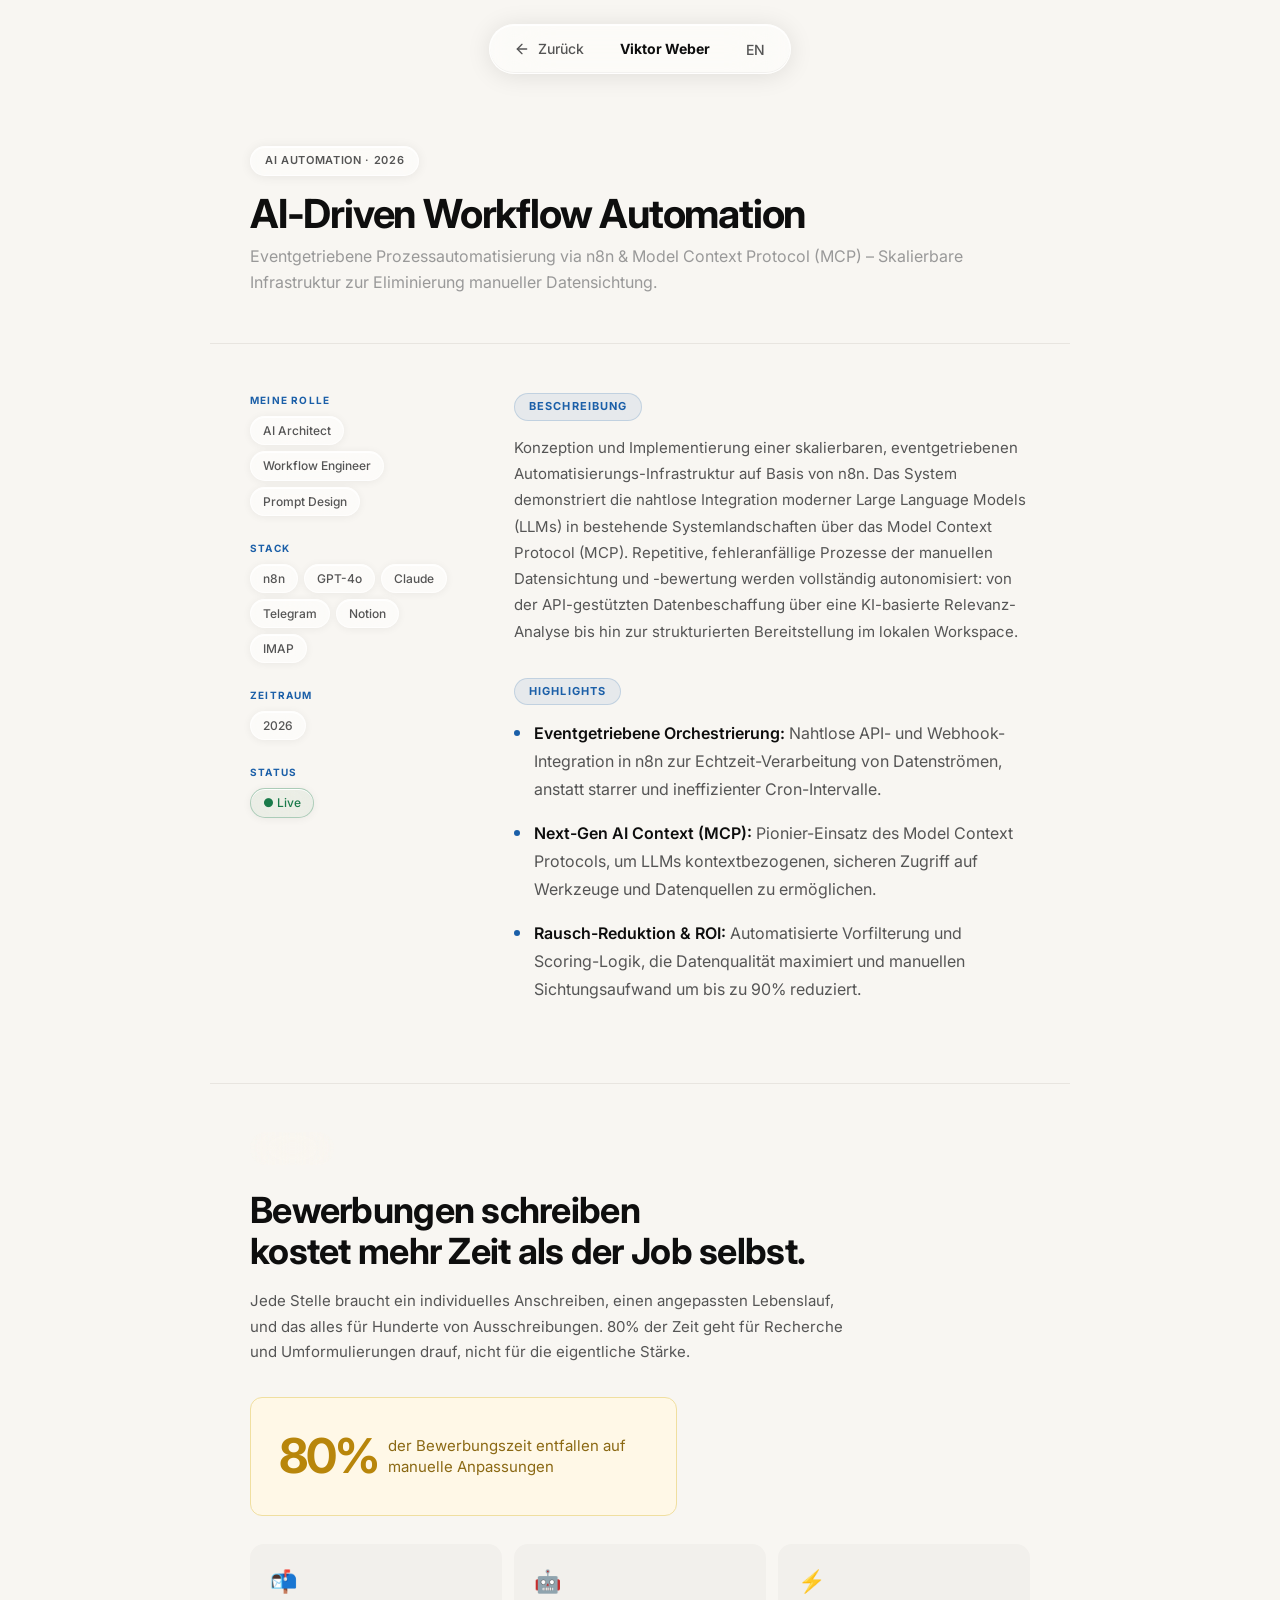
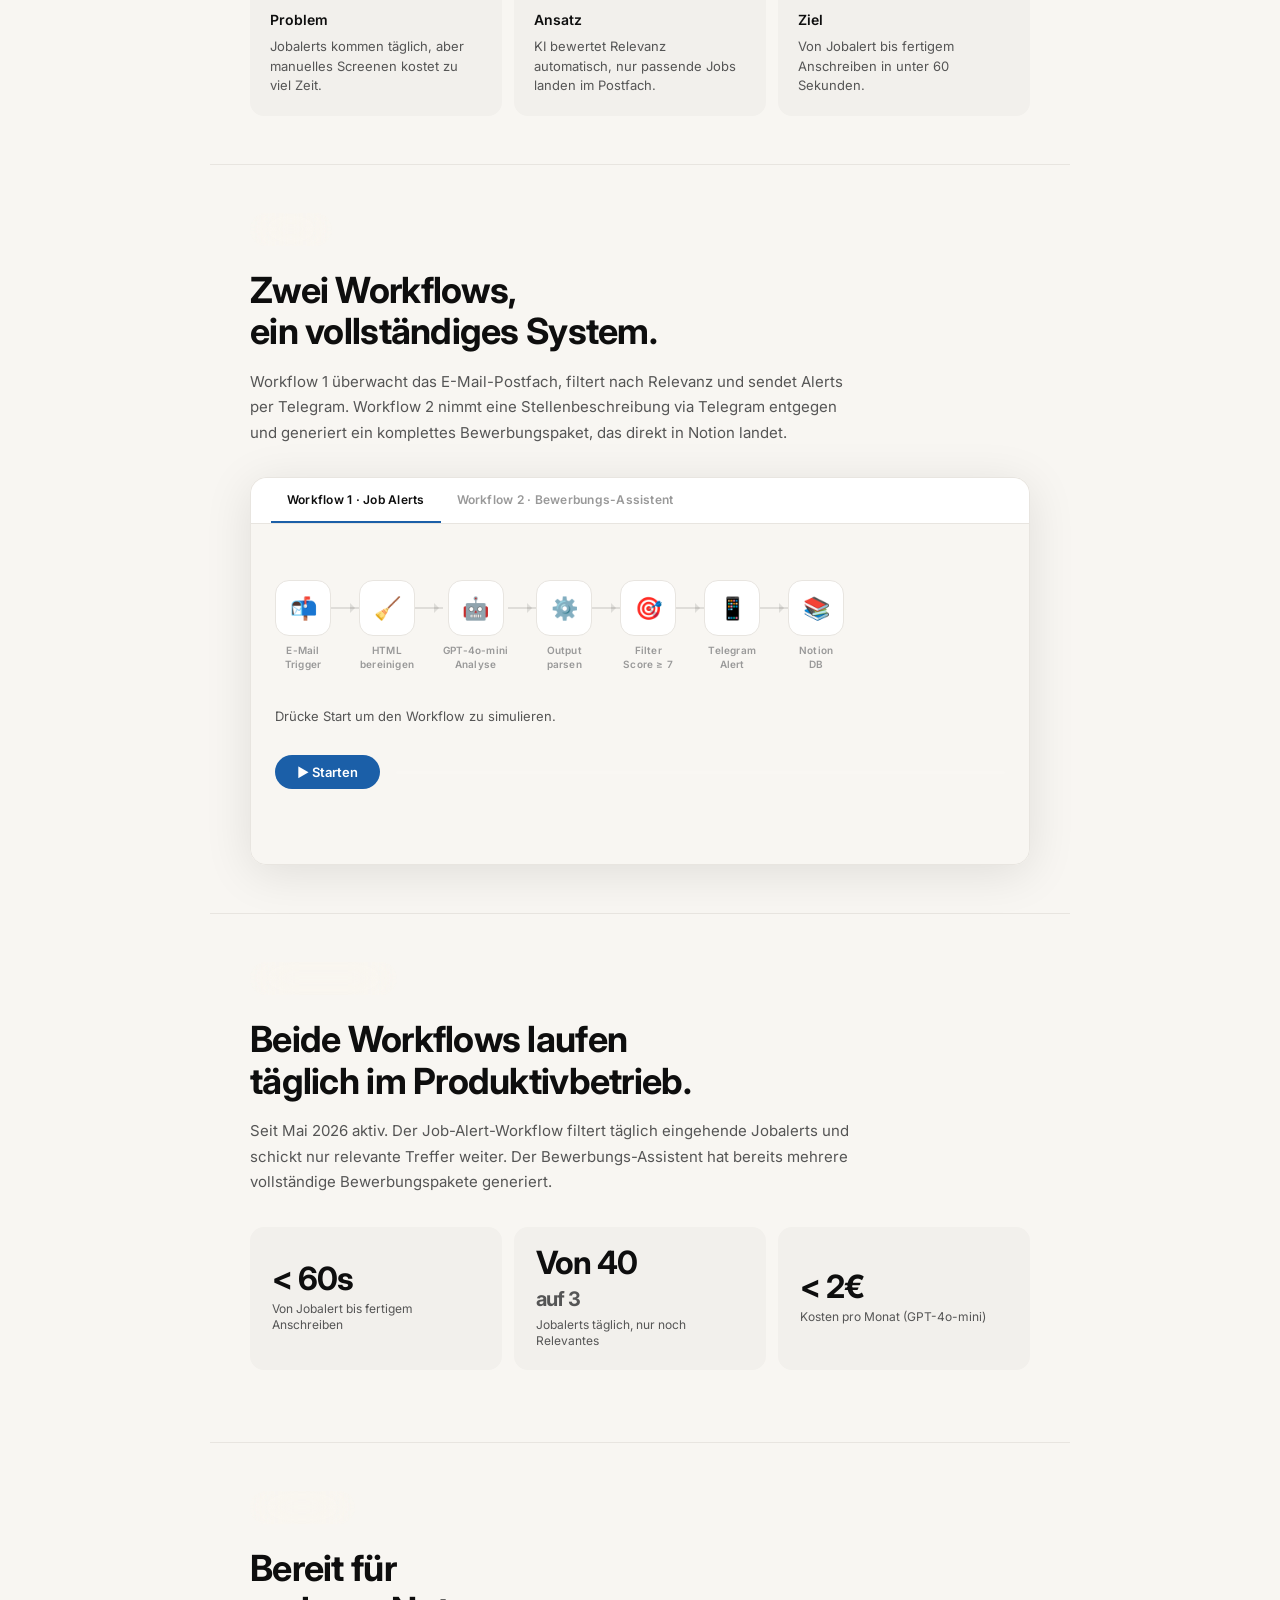
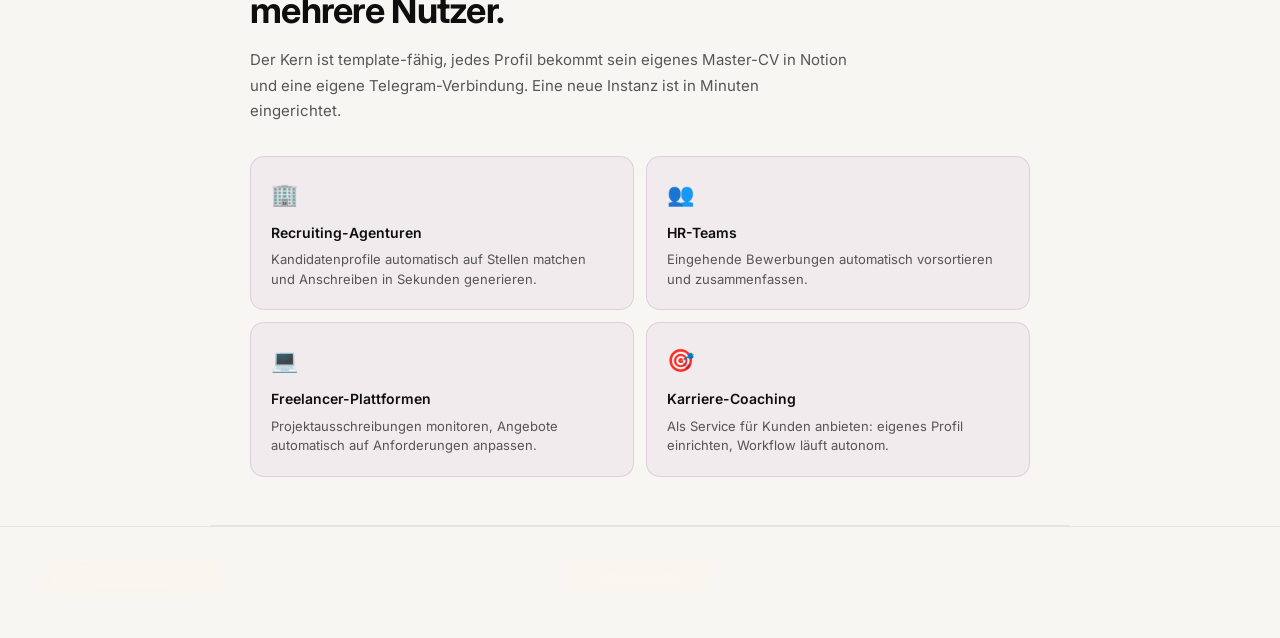
<file: automation.html>
<!DOCTYPE html>
<html lang="de">
<head>
  <meta charset="UTF-8" />
  <meta name="viewport" content="width=device-width, initial-scale=1.0" />
  <title>Job Automation Workflow · Viktor Weber</title>
  <link rel="preconnect" href="https://fonts.googleapis.com" />
  <link rel="preconnect" href="https://fonts.gstatic.com" crossorigin />
  <link href="https://fonts.googleapis.com/css2?family=Inter:wght@400;500;600;700;800&display=swap" rel="stylesheet" />
  <!-- OG / Social Meta -->
  <meta property="og:type"        content="website" />
  <meta property="og:title"       content="Job Automation Workflow · Viktor Weber" />
  <meta property="og:description" content="Vollautomatisches Bewerbungssystem mit n8n, GPT-4o und Telegram. Von Jobalert bis fertigem Anschreiben in unter 60 Sekunden." />
  <meta property="og:image"       content="social-preview.png" />
  <meta property="og:url"         content="https://viktor-weber.de/automation.html" />
  <meta name="twitter:card"       content="summary_large_image" />
  <meta name="twitter:title"      content="Job Automation Workflow · Viktor Weber" />
  <meta name="twitter:description" content="Vollautomatisches Bewerbungssystem mit n8n, GPT-4o und Telegram. Unter 60 Sekunden vom Alert bis zum Anschreiben." />
  <meta name="twitter:image"      content="social-preview.png" />
  <link rel="icon" type="image/png" href="Viktor.png">
  <link rel="apple-touch-icon" href="Viktor.png">
  <link rel="stylesheet" href="style.css" />
  <style>
    /* ── Detail Nav ── */
    .detail-nav {
      display: flex;
      align-items: center;
      justify-content: center;
      padding: 24px 40px;
      position: sticky;
      top: 0;
      z-index: 10;
    }
    .detail-nav__back {
      display: inline-flex;
      align-items: center;
      gap: 8px;
      font-size: 14px;
      font-weight: 500;
      color: var(--ink-soft);
      text-decoration: none;
      padding: 7px 16px;
      border-radius: 999px;
      transition: color 0.2s, background 0.2s;
    }
    .detail-nav__back:hover { color: var(--ink); background: rgba(0,0,0,0.04); }
    .detail-nav__back svg { width: 16px; height: 16px; }
    .detail-nav__name {
      font-family: var(--display);
      font-size: 14px;
      font-weight: 700;
      color: var(--ink);
      padding: 7px 16px;
    }

    /* ── Hero ── */
    .detail-hero {
      max-width: 860px;
      margin: 0 auto;
      padding: 48px 40px 48px;
      border-bottom: 1px solid var(--border);
    }
    .detail-hero__tag {
      display: inline-flex;
      align-items: center;
      font-size: 11px;
      font-weight: 600;
      letter-spacing: 0.06em;
      text-transform: uppercase;
      color: var(--ink-soft);
      margin-bottom: 18px;
      padding: 5px 14px;
      border-radius: 999px;
      background: rgba(255,255,255,0.55);
      backdrop-filter: blur(20px) saturate(180%);
      -webkit-backdrop-filter: blur(20px) saturate(180%);
      border: 1px solid rgba(255,255,255,0.75);
      box-shadow: 0 1px 12px rgba(0,0,0,0.07), 0 1px 0 rgba(255,255,255,0.9) inset;
    }
    .detail-hero__title {
      font-family: var(--display);
      font-size: clamp(24px, 3.2vw, 40px);
      font-weight: 700;
      letter-spacing: -0.03em;
      line-height: 1.0;
      margin-bottom: 10px;
    }
    .detail-hero__sub {
      font-size: 16px;
      color: var(--ink-faint);
    }

    /* ── Body ── */
    .detail-body {
      max-width: 860px;
      margin: 0 auto;
      padding: 48px 40px;
      display: grid;
      grid-template-columns: 200px 1fr;
      gap: 0 64px;
      border-bottom: 1px solid var(--border);
    }
    .detail-meta { display: flex; flex-direction: column; gap: 24px; }
    .detail-meta__label {
      font-size: 10px;
      font-weight: 700;
      letter-spacing: 0.12em;
      text-transform: uppercase;
      color: var(--accent);
      margin-bottom: 8px;
    }
    .detail-meta__items { display: flex; flex-wrap: wrap; gap: 6px; }
    .detail-meta__item {
      display: inline-flex;
      align-items: center;
      font-size: 12px;
      font-weight: 500;
      color: var(--ink-soft);
      padding: 4px 12px;
      border-radius: 999px;
      background: rgba(255,255,255,0.55);
      backdrop-filter: blur(16px) saturate(160%);
      -webkit-backdrop-filter: blur(16px) saturate(160%);
      border: 1px solid rgba(255,255,255,0.7);
      box-shadow: 0 1px 8px rgba(0,0,0,0.06), 0 1px 0 rgba(255,255,255,0.9) inset;
    }
    .detail-content__section { margin-bottom: 32px; }
    .detail-content__section-label {
      display: inline-flex;
      align-items: center;
      font-size: 11px;
      font-weight: 700;
      letter-spacing: 0.1em;
      text-transform: uppercase;
      color: var(--accent);
      background: rgba(27,95,168,0.08);
      border: 1px solid rgba(27,95,168,0.18);
      padding: 4px 14px;
      border-radius: 999px;
      margin-bottom: 14px;
    }
    .detail-content__text {
      font-size: 15px;
      color: var(--ink-soft);
      line-height: 1.75;
    }

    /* ── Phase blocks ── */
    .phase-section {
      max-width: 860px;
      margin: 0 auto;
      padding: 48px 40px;
      border-bottom: 1px solid var(--border);
    }
    .phase-label {
      display: inline-flex;
      align-items: center;
      gap: 8px;
      margin-bottom: 24px;
      padding: 6px 16px;
      border-radius: 999px;
      background: rgba(255,255,255,0.55);
      backdrop-filter: blur(20px) saturate(180%);
      -webkit-backdrop-filter: blur(20px) saturate(180%);
      border: 1px solid rgba(255,255,255,0.75);
      box-shadow: 0 1px 12px rgba(0,0,0,0.07), 0 1px 0 rgba(255,255,255,0.9) inset;
    }
    .phase-dot {
      width: 7px; height: 7px;
      border-radius: 50%;
      flex-shrink: 0;
    }
    .phase-dot--idea       { background: var(--ink-faint); }
    .phase-dot--mvp        { background: var(--accent); }
    .phase-dot--production { background: #1A7A4A; }
    .phase-dot--repeat     { background: #8B4FA8; }
    .phase-word {
      font-family: var(--display);
      font-size: 12px;
      font-weight: 700;
      letter-spacing: 0.14em;
      text-transform: uppercase;
    }
    .phase-word--idea       { color: var(--ink-faint); }
    .phase-word--mvp        { color: var(--accent); }
    .phase-word--production { color: #1A7A4A; }
    .phase-word--repeat     { color: #8B4FA8; }
    .phase-headline {
      font-family: var(--display);
      font-size: clamp(24px, 3.5vw, 36px);
      font-weight: 700;
      letter-spacing: -0.02em;
      line-height: 1.15;
      margin-bottom: 16px;
    }
    .phase-body {
      font-size: 15px;
      color: var(--ink-soft);
      line-height: 1.7;
      max-width: 600px;
      margin-bottom: 32px;
    }

    /* ── Problem stat ── */
    .problem-stat {
      display: inline-flex;
      align-items: center;
      gap: 10px;
      background: #FFF8E7;
      border: 1px solid #F0DFA0;
      border-radius: 12px;
      padding: 20px 28px;
      margin-bottom: 28px;
    }
    .problem-stat__num {
      font-family: var(--display);
      font-size: 48px;
      font-weight: 700;
      letter-spacing: -0.04em;
      color: #B8860B;
    }
    .problem-stat__text {
      font-size: 15px;
      color: #8B6914;
      max-width: 260px;
      line-height: 1.4;
    }
    .idea-grid {
      display: grid;
      grid-template-columns: 1fr 1fr 1fr;
      gap: 12px;
    }
    .idea-card {
      background: #F2F0EC;
      border-radius: 14px;
      padding: 20px;
    }
    .idea-card__icon { font-size: 22px; margin-bottom: 10px; }
    .idea-card__title { font-size: 14px; font-weight: 600; margin-bottom: 6px; }
    .idea-card__text { font-size: 13px; color: var(--ink-soft); line-height: 1.5; }

    /* ── Workflow diagram ── */
    .workflow-block {
      margin-bottom: 32px;
    }
    .workflow-block__title {
      font-size: 13px;
      font-weight: 700;
      letter-spacing: 0.06em;
      text-transform: uppercase;
      color: var(--ink-faint);
      margin-bottom: 16px;
    }
    .flow-canvas {
      background: #F2F0EC;
      border-radius: 16px;
      padding: 36px 24px 28px;
      overflow-x: auto;
      box-shadow: 0 2px 12px rgba(0,0,0,0.07);
    }
    .flow-track {
      display: flex;
      align-items: center;
      gap: 0;
      min-width: max-content;
    }
    .flow-node {
      display: flex;
      flex-direction: column;
      align-items: center;
      gap: 8px;
      cursor: default;
    }
    .flow-node__icon {
      width: 52px;
      height: 52px;
      border-radius: 14px;
      display: flex;
      align-items: center;
      justify-content: center;
      font-size: 22px;
      transition: transform 0.2s;
      position: relative;
    }
    .flow-node:hover .flow-node__icon { transform: translateY(-3px); }
    .flow-node__icon--trigger  { background: #e8f4e8; border: 1.5px solid #a8d4a8; }
    .flow-node__icon--process  { background: #e8e8f4; border: 1.5px solid #a8a8d4; }
    .flow-node__icon--ai       { background: #f4e8f4; border: 1.5px solid #d4a8d4; }
    .flow-node__icon--filter   { background: #f4f0e8; border: 1.5px solid #d4c4a8; }
    .flow-node__icon--notify   { background: #e8f4f0; border: 1.5px solid #a8d4c4; }
    .flow-node__icon--save     { background: #efefef; border: 1.5px solid #ccc; }
    .flow-node__label {
      font-size: 10px;
      font-weight: 600;
      color: var(--ink-soft);
      text-align: center;
      max-width: 64px;
      line-height: 1.3;
      letter-spacing: 0.02em;
    }
    .flow-arrow {
      width: 32px;
      height: 2px;
      background: linear-gradient(90deg, rgba(0,0,0,0.1), rgba(0,0,0,0.2));
      position: relative;
      flex-shrink: 0;
      margin-bottom: 20px;
    }
    .flow-arrow::after {
      content: '';
      position: absolute;
      right: -1px;
      top: -4px;
      border: 5px solid transparent;
      border-left-color: rgba(0,0,0,0.2);
    }
    .flow-active .flow-node__icon {
      box-shadow: 0 0 0 2px rgba(27,95,168,0.2), 0 0 16px rgba(27,95,168,0.15);
    }

    /* ── Interactive Workflow Demo ── */
    .wf-demo {
      border-radius: 16px;
      overflow: visible;
      border: 1px solid var(--border);
      box-shadow: 0 8px 48px rgba(0,0,0,0.1);
    }
    .wf-tabs {
      display: flex;
      background: #fff;
      border-bottom: 1px solid var(--border);
      padding: 0 20px;
      border-radius: 16px 16px 0 0;
      overflow: hidden;
    }
    .wf-tab {
      font-family: var(--font);
      font-size: 12px;
      font-weight: 600;
      color: var(--ink-faint);
      background: none;
      border: none;
      padding: 14px 16px;
      cursor: pointer;
      border-bottom: 2px solid transparent;
      transition: color 0.2s, border-color 0.2s;
      letter-spacing: 0.02em;
    }
    .wf-tab:hover { color: var(--ink-soft); }
    .wf-tab--active { color: var(--ink); border-bottom-color: var(--accent); }

    .wf-canvas {
      background: #F8F6F2;
      padding: 56px 24px 24px;
      position: relative;
      min-height: 340px;
      border-radius: 0 0 16px 16px;
    }
    .wf-track {
      display: flex;
      align-items: flex-start;
      gap: 0;
      overflow-x: auto;
      padding-bottom: 8px;
      scrollbar-width: none;
    }
    .wf-track::-webkit-scrollbar { display: none; }

    .wf-node {
      display: flex;
      flex-direction: column;
      align-items: center;
      gap: 8px;
      flex-shrink: 0;
    }
    .wf-node__box {
      width: 56px;
      height: 56px;
      border-radius: 14px;
      display: flex;
      align-items: center;
      justify-content: center;
      font-size: 22px;
      transition: transform 0.25s, box-shadow 0.3s, border-color 0.3s;
      border: 1.5px solid var(--border);
      background: #fff;
      position: relative;
    }
    .wf-node__label {
      font-size: 10px;
      font-weight: 600;
      color: var(--ink-faint);
      text-align: center;
      max-width: 68px;
      line-height: 1.35;
      letter-spacing: 0.02em;
      transition: color 0.3s;
    }
    .wf-node--done .wf-node__box {
      border-color: rgba(74,126,219,0.5);
      background: rgba(74,126,219,0.12);
    }
    .wf-node--done .wf-node__label { color: var(--ink-soft); }
    .wf-node--active .wf-node__box {
      border-color: var(--accent);
      background: rgba(27,95,168,0.08);
      transform: translateY(-4px);
      box-shadow: 0 0 0 3px rgba(27,95,168,0.15), 0 8px 24px rgba(27,95,168,0.15);
    }
    .wf-node--active .wf-node__label { color: var(--ink); font-weight: 700; }
    .wf-node--telegram.wf-node--active .wf-node__box {
      border-color: #2AABEE;
      background: rgba(42,171,238,0.1);
      box-shadow: 0 0 0 3px rgba(42,171,238,0.2), 0 8px 24px rgba(42,171,238,0.15);
    }
    .wf-node--notion.wf-node--active .wf-node__box {
      border-color: var(--ink);
      background: rgba(0,0,0,0.05);
      box-shadow: 0 0 0 3px rgba(0,0,0,0.08), 0 8px 24px rgba(0,0,0,0.08);
    }

    .wf-arrow {
      width: 28px;
      height: 2px;
      background: rgba(0,0,0,0.1);
      flex-shrink: 0;
      margin-top: 27px;
      position: relative;
      transition: background 0.4s;
    }
    .wf-arrow::after {
      content: '';
      position: absolute;
      right: -1px; top: -4px;
      border: 5px solid transparent;
      border-left-color: rgba(0,0,0,0.1);
      transition: border-color 0.4s;
    }
    .wf-arrow--lit { background: rgba(27,95,168,0.4); }
    .wf-arrow--lit::after { border-left-color: rgba(27,95,168,0.4); }

    .wf-step-info {
      margin-top: 20px;
      min-height: 36px;
      display: flex;
      align-items: center;
    }
    .wf-step-info__text {
      font-size: 13px;
      color: var(--ink-soft);
      line-height: 1.5;
      transition: opacity 0.3s;
    }

    .wf-controls {
      margin-top: 20px;
      display: flex;
      align-items: center;
      gap: 16px;
    }
    .wf-btn {
      font-family: var(--font);
      font-size: 13px;
      font-weight: 600;
      color: #fff;
      background: #1B5FA8;
      border: none;
      border-radius: 999px;
      padding: 9px 22px;
      cursor: pointer;
      transition: background 0.2s, transform 0.15s;
      white-space: nowrap;
      flex-shrink: 0;
    }
    .wf-btn:hover { background: #2468b8; transform: scale(1.03); }
    .wf-btn:disabled { background: #ddd; color: rgba(0,0,0,0.3); cursor: default; transform: none; }
    .wf-progress {
      flex: 1;
      height: 3px;
      background: rgba(255,255,255,0.08);
      border-radius: 2px;
      overflow: hidden;
    }
    .wf-progress__bar {
      height: 100%;
      width: 0%;
      background: #4A7EDB;
      border-radius: 2px;
      transition: width 0.4s ease;
    }

    /* ── Telegram popup ── */
    .tg-popup {
      width: 300px;
      background: #fff;
      border-radius: 16px;
      padding: 16px;
      box-shadow: 0 4px 24px rgba(0,0,0,0.12);
      border: 1px solid var(--border);
      opacity: 0;
      transform: translateY(12px) scale(0.97);
      transition: opacity 0.4s, transform 0.4s;
      pointer-events: none;
      flex-shrink: 0;
    }
    .tg-popup--show {
      opacity: 1;
      transform: translateY(0) scale(1);
      pointer-events: all;
    }
    .tg-popup__header {
      display: flex;
      align-items: center;
      gap: 10px;
      margin-bottom: 12px;
    }
    .tg-popup__avatar {
      width: 36px; height: 36px;
      border-radius: 50%;
      background: #2AABEE;
      display: flex; align-items: center; justify-content: center;
      font-size: 16px;
    }
    .tg-popup__name {
      font-size: 13px; font-weight: 600; color: var(--ink);
    }
    .tg-popup__status {
      font-size: 11px; color: var(--ink-faint);
    }
    .tg-bubble {
      background: #E8F0FA;
      border-radius: 12px 12px 12px 2px;
      padding: 12px 14px;
      font-size: 13px;
      color: var(--ink);
      line-height: 1.55;
    }
    .tg-popup__time {
      font-size: 10px;
      color: rgba(255,255,255,0.3);
      text-align: right;
      margin-top: 6px;
    }

    /* ── Popup row ── */
    .wf-popup-row {
      display: flex;
      gap: 16px;
      margin-top: 20px;
      align-items: flex-start;
      min-height: 0;
      overflow: hidden;
      max-height: 0;
      transition: max-height 0.5s ease, margin-top 0.4s;
    }
    .wf-popup-row--show {
      max-height: 400px;
    }

    /* ── Popup arrow ── */
    .wf-popup-arrow {
      display: flex;
      align-items: center;
      justify-content: center;
      font-size: 22px;
      color: var(--ink-faint);
      flex-shrink: 0;
      opacity: 0;
      transition: opacity 0.4s 0.3s;
      align-self: center;
      padding: 0 4px;
    }
    .wf-popup-row--notion .wf-popup-arrow {
      opacity: 1;
    }

    /* ── Notion popup ── */
    .notion-popup {
      width: 320px;
      background: #fff;
      border-radius: 12px;
      box-shadow: 0 8px 32px rgba(0,0,0,0.3);
      overflow: hidden;
      opacity: 0;
      transform: translateY(12px) scale(0.97);
      transition: opacity 0.4s, transform 0.4s;
      pointer-events: none;
      flex-shrink: 0;
    }
    .notion-popup--show {
      opacity: 1;
      transform: translateY(0) scale(1);
      pointer-events: all;
    }
    .notion-popup__header {
      display: flex;
      align-items: center;
      gap: 8px;
      padding: 10px 14px;
      background: #F7F7F5;
      border-bottom: 1px solid #E8E5E0;
      font-size: 12px;
      color: #555;
    }
    .notion-popup__logo {
      width: 20px; height: 20px;
      background: #000;
      color: #fff;
      border-radius: 4px;
      font-size: 12px;
      font-weight: 700;
      display: flex; align-items: center; justify-content: center;
    }
    .notion-popup__title { flex: 1; font-weight: 600; color: #333; }
    .notion-popup__saved { font-size: 11px; color: #1A7A4A; font-weight: 600; }
    .notion-popup__body { padding: 14px 16px; }
    .notion-row {
      display: flex;
      align-items: baseline;
      gap: 8px;
      margin-bottom: 8px;
      font-size: 12px;
    }
    .notion-row__key { color: #999; min-width: 90px; font-weight: 500; }
    .notion-row__val { color: #0E0E0E; font-weight: 500; }
    .notion-badge {
      display: inline-block;
      padding: 2px 8px;
      border-radius: 4px;
      font-size: 11px;
      font-weight: 600;
    }
    .notion-badge--green { background: #DCFCE7; color: #166534; }
    .notion-badge--blue  { background: #DBEAFE; color: #1E40AF; }

    /* ── Production metrics ── */
    .prod-grid {
      display: grid;
      grid-template-columns: repeat(3, 1fr);
      gap: 12px;
      margin-bottom: 24px;
      align-items: stretch;
    }
    .prod-card {
      background: #F2F0EC;
      border-radius: 14px;
      padding: 20px 22px;
      display: flex;
      flex-direction: column;
      justify-content: center;
    }
    .prod-card__val {
      font-family: var(--display);
      font-size: 32px;
      font-weight: 700;
      letter-spacing: -0.03em;
      color: var(--ink);
      line-height: 1;
      margin-bottom: 6px;
    }
    .prod-card__label {
      font-size: 12px;
      color: var(--ink-soft);
      line-height: 1.4;
    }

    /* ── Repeat scale cards ── */
    .scale-grid {
      display: grid;
      grid-template-columns: 1fr 1fr;
      gap: 12px;
    }
    .scale-card {
      background: rgba(139,79,168,0.06);
      border: 1px solid rgba(139,79,168,0.18);
      border-radius: 14px;
      padding: 20px;
    }
    .scale-card__title { font-size: 14px; font-weight: 600; margin-bottom: 6px; color: var(--ink); }
    .scale-card__text { font-size: 13px; color: var(--ink-soft); line-height: 1.5; }

    footer.detail-footer {
      max-width: 860px;
      margin: 0 auto;
      padding: 32px 40px 64px;
      display: flex;
      justify-content: space-between;
      font-size: 12px;
      color: var(--ink-faint);
      border-top: 1px solid var(--border);
    }
    footer.detail-footer a { color: var(--ink-faint); text-decoration: none; }

    @media (max-width: 640px) {
      .detail-body { grid-template-columns: 1fr; gap: 32px; }
      .detail-nav, .detail-hero, .detail-body, .phase-section, footer.detail-footer { padding-left: 24px; padding-right: 24px; }
      .idea-grid { grid-template-columns: 1fr; }
      .prod-grid { grid-template-columns: 1fr 1fr; }
      .scale-grid { grid-template-columns: 1fr; }
    }
    .highlights-list {
      list-style: none;
      padding: 0;
      margin: 0;
      display: flex;
      flex-direction: column;
      gap: 16px;
    }
    .highlights-list li {
      font-size: 16px;
      color: var(--ink-soft);
      line-height: 1.75;
      padding-left: 20px;
      position: relative;
    }
    .highlights-list li::before {
      content: '';
      position: absolute;
      left: 0;
      top: 11px;
      width: 6px;
      height: 6px;
      border-radius: 50%;
      background: var(--accent);
    }
    .highlights-list li strong {
      color: var(--ink);
      font-weight: 600;
    }
  </style>
</head>
<body>

  <nav class="detail-nav">
    <div class="nav__pill">
      <a href="index.html" class="detail-nav__back">
        <svg viewBox="0 0 24 24" fill="none" stroke="currentColor" stroke-width="2" stroke-linecap="round" stroke-linejoin="round"><path d="M19 12H5"/><path d="M12 5l-7 7 7 7"/></svg>
        <span data-i18n="back">Zurück</span>
      </a>
      <span class="detail-nav__name">Viktor Weber</span>
      <button class="lang-toggle" id="langToggle">EN</button>
    </div>
  </nav>

  <header class="detail-hero">
    <p class="detail-hero__tag" data-i18n="wf_tag">AI Automation · 2026</p>
    <h1 class="detail-hero__title" data-i18n-html="wf_title">AI-Driven Workflow Automation</h1>
    <p class="detail-hero__sub" data-i18n="wf_sub">Eventgetriebene Prozessautomatisierung via n8n &amp; Model Context Protocol (MCP) &#8211; Skalierbare Infrastruktur zur Eliminierung manueller Datensichtung.</p>
  </header>

  <div class="detail-body">
    <aside class="detail-meta">
      <div>
        <p class="detail-meta__label" data-i18n="meta_role">Meine Rolle</p>
        <div class="detail-meta__items">
          <span class="detail-meta__item">AI Architect</span>
          <span class="detail-meta__item">Workflow Engineer</span>
          <span class="detail-meta__item">Prompt Design</span>
        </div>
      </div>
      <div>
        <p class="detail-meta__label" data-i18n="meta_stack">Stack</p>
        <div class="detail-meta__items">
          <span class="detail-meta__item">n8n</span>
          <span class="detail-meta__item">GPT-4o</span>
          <span class="detail-meta__item">Claude</span>
          <span class="detail-meta__item">Telegram</span>
          <span class="detail-meta__item">Notion</span>
          <span class="detail-meta__item">IMAP</span>
        </div>
      </div>
      <div>
        <p class="detail-meta__label" data-i18n="meta_time">Zeitraum</p>
        <div class="detail-meta__items">
          <span class="detail-meta__item">2026</span>
        </div>
      </div>
      <div>
        <p class="detail-meta__label" data-i18n="meta_status">Status</p>
        <div class="detail-meta__items">
          <span class="detail-meta__item" style="color:#1A7A4A; border-color:rgba(26,122,74,0.3); background:rgba(26,122,74,0.06);">● Live</span>
        </div>
      </div>
    </aside>

    <div class="detail-content">
      <div class="detail-content__section">
        <p class="detail-content__section-label" data-i18n="wf_sec1">Beschreibung</p>
        <p class="detail-content__text" data-i18n="wf_text1">
          Konzeption und Implementierung einer skalierbaren, eventgetriebenen Automatisierungs-Infrastruktur auf Basis von n8n. Das System demonstriert die nahtlose Integration moderner Large Language Models (LLMs) in bestehende Systemlandschaften über das Model Context Protocol (MCP). Repetitive, fehleranfällige Prozesse der manuellen Datensichtung und -bewertung werden vollständig autonomisiert: von der API-gestützten Datenbeschaffung über eine KI-basierte Relevanz-Analyse bis hin zur strukturierten Bereitstellung im lokalen Workspace.
        </p>
      </div>
      <div class="detail-content__section">
        <p class="detail-content__section-label" data-i18n="wf_sec2">Highlights</p>
        <div data-i18n-html="wf_text2"></div>
      </div>
    </div>
  </div>

  <!-- IDEA -->
  <section class="phase-section" id="idea">
    <div class="phase-label">
      <span class="phase-dot phase-dot--idea"></span>
      <span class="phase-word phase-word--idea">Idea</span>
    </div>
    <h2 class="phase-headline" data-i18n-html="wf_idea_headline">Bewerbungen schreiben<br>kostet mehr Zeit als der Job selbst.</h2>
    <p class="phase-body" data-i18n="wf_idea_body">
      Jede Stelle braucht ein individuelles Anschreiben, einen angepassten Lebenslauf,
      und das alles für Hunderte von Ausschreibungen. 80% der Zeit geht für Recherche
      und Umformulierungen drauf, nicht für die eigentliche Stärke.
    </p>
    <div class="problem-stat">
      <span class="problem-stat__num">80%</span>
      <span class="problem-stat__text" data-i18n="wf_idea_stat">der Bewerbungszeit entfallen auf manuelle Anpassungen</span>
    </div>
    <div class="idea-grid">
      <div class="idea-card">
        <div class="idea-card__icon">📬</div>
        <div class="idea-card__title" data-i18n="wf_idea_t1">Problem</div>
        <div class="idea-card__text" data-i18n="wf_idea_c1">Jobalerts kommen täglich, aber manuelles Screenen kostet zu viel Zeit.</div>
      </div>
      <div class="idea-card">
        <div class="idea-card__icon">🤖</div>
        <div class="idea-card__title" data-i18n="wf_idea_t2">Ansatz</div>
        <div class="idea-card__text" data-i18n="wf_idea_c2">KI bewertet Relevanz automatisch, nur passende Jobs landen im Postfach.</div>
      </div>
      <div class="idea-card">
        <div class="idea-card__icon">⚡</div>
        <div class="idea-card__title" data-i18n="wf_idea_t3">Ziel</div>
        <div class="idea-card__text" data-i18n="wf_idea_c3">Von Jobalert bis fertigem Anschreiben in unter 60 Sekunden.</div>
      </div>
    </div>
  </section>

  <!-- MVP -->
  <section class="phase-section" id="mvp">
    <div class="phase-label">
      <span class="phase-dot phase-dot--mvp"></span>
      <span class="phase-word phase-word--mvp">MVP</span>
    </div>
    <h2 class="phase-headline" data-i18n-html="wf_mvp_headline">Zwei Workflows,<br>ein vollständiges System.</h2>
    <p class="phase-body" data-i18n="wf_mvp_body">
      Workflow 1 überwacht das E-Mail-Postfach, filtert nach Relevanz und sendet Alerts per Telegram.
      Workflow 2 nimmt eine Stellenbeschreibung via Telegram entgegen und generiert ein komplettes
      Bewerbungspaket, das direkt in Notion landet.
    </p>

    <!-- Interactive Workflow Demo -->
    <div class="wf-demo" id="wfDemo">

      <!-- Tab switcher -->
      <div class="wf-tabs">
        <button class="wf-tab wf-tab--active" data-wf="alerts" data-i18n="wf_tab1">Workflow 1 · Job Alerts</button>
        <button class="wf-tab" data-wf="assistant" data-i18n="wf_tab2">Workflow 2 · Bewerbungs-Assistent</button>
      </div>

      <!-- Canvas -->
      <div class="wf-canvas">

        <!-- Nodes row -->
        <div class="wf-track" id="wfTrack"></div>

        <!-- Step description -->
        <div class="wf-step-info" id="wfStepInfo">
          <div class="wf-step-info__text" id="wfStepText" data-i18n="wf_start_hint">Drücke Start um den Workflow zu simulieren.</div>
        </div>

        <!-- Controls -->
        <div class="wf-controls">
          <button class="wf-btn" id="wfStartBtn" data-i18n="wf_btn_start">▶ Starten</button>
          <div class="wf-progress" id="wfProgress"><div class="wf-progress__bar" id="wfProgressBar"></div></div>
        </div>

        <!-- Popup row (inline, no absolute overlap) -->
        <div class="wf-popup-row" id="wfPopupRow">

          <!-- Telegram popup -->
          <div class="tg-popup" id="tgPopup">

            <div class="tg-popup__header">
              <div class="tg-popup__avatar">🤖</div>
              <div>
                <div class="tg-popup__name">Job Alert Bot</div>
                <div class="tg-popup__status">Viktor Weber</div>
              </div>
            </div>
            <div class="tg-bubble" id="tgBubble"></div>
            <div class="tg-popup__time" id="tgTime"></div>
          </div>

          <!-- Arrow between popups -->
          <div class="wf-popup-arrow" id="wfPopupArrow">→</div>

          <!-- Notion popup -->
          <div class="notion-popup" id="notionPopup">
            <div class="notion-popup__header">
              <span class="notion-popup__logo">N</span>
              <span class="notion-popup__title">Notion · Job Tracker</span>
              <span class="notion-popup__saved">✓ Gespeichert</span>
            </div>
            <div class="notion-popup__body" id="notionBody"></div>
          </div>

        </div>

      </div>
    </div>
  </section>

  <!-- PRODUCTION -->
  <section class="phase-section" id="production">
    <div class="phase-label">
      <span class="phase-dot phase-dot--production"></span>
      <span class="phase-word phase-word--production">Production</span>
    </div>
    <h2 class="phase-headline" data-i18n-html="wf_prod_headline">Beide Workflows laufen<br>täglich im Produktivbetrieb.</h2>
    <p class="phase-body" data-i18n="wf_prod_body">
      Seit Mai 2026 aktiv. Der Job-Alert-Workflow filtert täglich eingehende Jobalerts
      und schickt nur relevante Treffer weiter. Der Bewerbungs-Assistent hat bereits
      mehrere vollständige Bewerbungspakete generiert.
    </p>
    <div class="prod-grid">
      <div class="prod-card">
        <div class="prod-card__val">&lt; 60s</div>
        <div class="prod-card__label" data-i18n="wf_prod_label1">Von Jobalert bis fertigem Anschreiben</div>
      </div>
      <div class="prod-card">
        <div class="prod-card__val" data-i18n-html="wf_prod_val2">Von 40<br><span style="font-size:20px;color:var(--ink-soft)">auf 3</span></div>
        <div class="prod-card__label" data-i18n="wf_prod_label2">Jobalerts täglich, nur noch Relevantes</div>
      </div>
      <div class="prod-card">
        <div class="prod-card__val">&lt; 2€</div>
        <div class="prod-card__label" data-i18n="wf_prod_label3">Kosten pro Monat (GPT-4o-mini)</div>
      </div>
    </div>
  </section>

  <!-- REPEAT -->
  <section class="phase-section" id="repeat">
    <div class="phase-label">
      <span class="phase-dot phase-dot--repeat"></span>
      <span class="phase-word phase-word--repeat">Repeat</span>
    </div>
    <h2 class="phase-headline" data-i18n-html="wf_repeat_headline">Bereit für<br>mehrere Nutzer.</h2>
    <p class="phase-body" data-i18n="wf_repeat_body">
      Der Kern ist template-fähig, jedes Profil bekommt sein eigenes Master-CV in Notion
      und eine eigene Telegram-Verbindung. Eine neue Instanz ist in Minuten eingerichtet.
    </p>
    <div class="scale-grid">
      <div class="scale-card">
        <div class="idea-card__icon">🏢</div>
        <div class="scale-card__title" data-i18n="wf_scale_t1">Recruiting-Agenturen</div>
        <div class="scale-card__text" data-i18n="wf_scale_c1">Kandidatenprofile automatisch auf Stellen matchen und Anschreiben in Sekunden generieren.</div>
      </div>
      <div class="scale-card">
        <div class="idea-card__icon">👥</div>
        <div class="scale-card__title" data-i18n="wf_scale_t2">HR-Teams</div>
        <div class="scale-card__text" data-i18n="wf_scale_c2">Eingehende Bewerbungen automatisch vorsortieren und zusammenfassen.</div>
      </div>
      <div class="scale-card">
        <div class="idea-card__icon">💻</div>
        <div class="scale-card__title" data-i18n="wf_scale_t3">Freelancer-Plattformen</div>
        <div class="scale-card__text" data-i18n="wf_scale_c3">Projektausschreibungen monitoren, Angebote automatisch auf Anforderungen anpassen.</div>
      </div>
      <div class="scale-card">
        <div class="idea-card__icon">🎯</div>
        <div class="scale-card__title" data-i18n="wf_scale_t4">Karriere-Coaching</div>
        <div class="scale-card__text" data-i18n="wf_scale_c4">Als Service für Kunden anbieten: eigenes Profil einrichten, Workflow läuft autonom.</div>
      </div>
    </div>
  </section>

  <footer class="detail-footer-new">
    <a href="index.html" class="detail-footer-new__back" data-i18n="back_portfolio">← Zurück zum Portfolio</a>
    <span class="detail-footer-new__copy">© 2026 Viktor Weber</span>
    <div></div>
  </footer>

  <script src="i18n.js"></script>
  <script>
  const WORKFLOWS = {
    de: {
      alerts: {
        nodes: [
          { icon: '📬', label: 'E-Mail\nTrigger',      cls: '',                  desc: '📬 Neuer Jobalert landet im Postfach. Der IMAP-Trigger schlägt sofort an.' },
          { icon: '🧹', label: 'HTML\nbereinigen',     cls: '',                  desc: '🧹 HTML-Tags werden entfernt, der reine Anzeigentext wird extrahiert.' },
          { icon: '🤖', label: 'GPT-4o-mini\nAnalyse', cls: '',                  desc: '🤖 GPT-4o-mini analysiert die Stelle und vergibt einen Relevanz-Score von 1–10.' },
          { icon: '⚙️', label: 'Output\nparsen',       cls: '',                  desc: '⚙️ Score, Titel, Unternehmen und Standort werden aus der KI-Antwort extrahiert.' },
          { icon: '🎯', label: 'Filter\nScore ≥ 7',    cls: '',                  desc: '🎯 Nur Jobs mit Score ≥ 7 kommen durch. Niedrig-relevante werden verworfen.' },
          { icon: '📱', label: 'Telegram\nAlert',      cls: 'wf-node--telegram', desc: '📱 Sofort-Benachrichtigung geht raus, mit Titel, Score und direktem Link.' },
          { icon: '📚', label: 'Notion\nDB',           cls: 'wf-node--notion',   desc: '📚 Der Job wird mit allen Details in der Notion-Datenbank gespeichert.' },
        ],
        telegram: `🎯 <b>Neuer Job Alert!</b>\n\nSenior Product Manager\nVolkswagen AG · Wolfsburg\n\n⭐ Score: <b>9 / 10</b>\n✅ Remote möglich\n💶 85.000 – 100.000 €\n\n🔗 Zur Notion-Seite`,
        notion: [
          { key: 'Stelle',      val: 'Senior Product Manager' },
          { key: 'Unternehmen', val: 'Volkswagen AG' },
          { key: 'Standort',    val: 'Wolfsburg (Remote)' },
          { key: 'Score',       val: '9 / 10', badge: 'green' },
          { key: 'Gehalt',      val: '85k – 100k €' },
          { key: 'Status',      val: 'Neu', badge: 'blue' },
          { key: 'Datum',       val: '09.06.2026' },
        ],
      },
      assistant: {
        nodes: [
          { icon: '✉️', label: 'Telegram\nEingabe',    cls: 'wf-node--telegram', desc: '✉️ Du schickst die Stellenanzeige als Textnachricht an den Bot.' },
          { icon: '📄', label: 'Master-CV\naus Notion', cls: '',                 desc: '📄 Das Master-CV wird direkt aus deiner Notion-Seite geladen.' },
          { icon: '✍️', label: 'Anschreiben\nVorlage', cls: '',                  desc: '✍️ Die Muster-Vorlage für das Anschreiben wird ebenfalls aus Notion geholt.' },
          { icon: '📋', label: 'CV-Layout\nlesen',     cls: '',                  desc: '📋 Das gewünschte Layout und Format wird als dritter Kontext-Baustein geladen.' },
          { icon: '🔨', label: 'Kontext\naufbauen',    cls: '',                  desc: '🔨 Stellenanzeige + CV + Anschreiben werden zu einem strukturierten Prompt zusammengefügt.' },
          { icon: '🤖', label: 'GPT-4o\ngeneriert',    cls: '',                  desc: '🤖 GPT-4o erstellt ein stellenspezifisches Anschreiben und passt den CV-Text an.' },
          { icon: '🏗️', label: 'Notion\nSeite',        cls: 'wf-node--notion',   desc: '🏗️ Eine neue Notion-Seite wird erstellt, mit Anschreiben, CV-Anpassungen und Notizen.' },
          { icon: '📱', label: 'Telegram\nLink',       cls: 'wf-node--telegram', desc: '📱 Du bekommst den direkten Notion-Link zurück, fertig zum Kopieren und Absenden.' },
        ],
        telegram: `✅ <b>Bewerbungspaket fertig!</b>\n\nHead of Product · Siemens AG\n\n📝 Anschreiben angepasst\n📄 CV-Stichpunkte optimiert\n\n🔗 Notion öffnen`,
        notion: [
          { key: 'Stelle',       val: 'Head of Product' },
          { key: 'Unternehmen',  val: 'Siemens AG' },
          { key: 'Anschreiben',  val: '✓ Generiert', badge: 'green' },
          { key: 'CV-Anpassung', val: '✓ Generiert', badge: 'green' },
          { key: 'Status',       val: 'Bereit', badge: 'blue' },
          { key: 'Erstellt',     val: '09.06.2026' },
        ],
      },
    },
    en: {
      alerts: {
        nodes: [
          { icon: '📬', label: 'Email\nTrigger',        cls: '',                  desc: '📬 A new job alert arrives in the inbox. The IMAP trigger fires immediately.' },
          { icon: '🧹', label: 'Clean\nHTML',           cls: '',                  desc: '🧹 HTML tags are removed, the clean job ad text is extracted.' },
          { icon: '🤖', label: 'GPT-4o-mini\nAnalysis', cls: '',                  desc: '🤖 GPT-4o-mini analyses the position and assigns a relevance score from 1–10.' },
          { icon: '⚙️', label: 'Parse\nOutput',         cls: '',                  desc: '⚙️ Score, title, company and location are extracted from the AI response.' },
          { icon: '🎯', label: 'Filter\nScore ≥ 7',     cls: '',                  desc: '🎯 Only jobs with score ≥ 7 pass. Low-relevance ones are discarded.' },
          { icon: '📱', label: 'Telegram\nAlert',       cls: 'wf-node--telegram', desc: '📱 Instant notification sent with title, score and direct link.' },
          { icon: '📚', label: 'Notion\nDB',            cls: 'wf-node--notion',   desc: '📚 The job is saved with all details in the Notion database.' },
        ],
        telegram: `🎯 <b>New Job Alert!</b>\n\nSenior Product Manager\nVolkswagen AG · Wolfsburg\n\n⭐ Score: <b>9 / 10</b>\n✅ Remote possible\n💶 85,000 – 100,000 €\n\n🔗 Open in Notion`,
        notion: [
          { key: 'Position', val: 'Senior Product Manager' },
          { key: 'Company',  val: 'Volkswagen AG' },
          { key: 'Location', val: 'Wolfsburg (Remote)' },
          { key: 'Score',    val: '9 / 10', badge: 'green' },
          { key: 'Salary',   val: '85k – 100k €' },
          { key: 'Status',   val: 'New', badge: 'blue' },
          { key: 'Date',     val: '09.06.2026' },
        ],
      },
      assistant: {
        nodes: [
          { icon: '✉️', label: 'Telegram\nInput',      cls: 'wf-node--telegram', desc: '✉️ You send the job listing as a text message to the bot.' },
          { icon: '📄', label: 'Master CV\nfrom Notion', cls: '',                desc: '📄 Your master CV is loaded directly from your Notion page.' },
          { icon: '✍️', label: 'Cover Letter\nTemplate', cls: '',                desc: '✍️ The cover letter template is also fetched from Notion.' },
          { icon: '📋', label: 'Read CV\nLayout',      cls: '',                  desc: '📋 The desired layout and format is loaded as a third context element.' },
          { icon: '🔨', label: 'Build\nContext',       cls: '',                  desc: '🔨 Job listing + CV + cover letter are merged into a structured prompt.' },
          { icon: '🤖', label: 'GPT-4o\ngenerates',   cls: '',                  desc: '🤖 GPT-4o creates a position-specific cover letter and adapts the CV text.' },
          { icon: '🏗️', label: 'Notion\nPage',         cls: 'wf-node--notion',   desc: '🏗️ A new Notion page is created with cover letter, CV adjustments and notes.' },
          { icon: '📱', label: 'Telegram\nLink',       cls: 'wf-node--telegram', desc: '📱 You receive the direct Notion link back, ready to copy and send.' },
        ],
        telegram: `✅ <b>Application package ready!</b>\n\nHead of Product · Siemens AG\n\n📝 Cover letter adapted\n📄 CV bullet points optimised\n\n🔗 Open in Notion`,
        notion: [
          { key: 'Position',     val: 'Head of Product' },
          { key: 'Company',      val: 'Siemens AG' },
          { key: 'Cover Letter', val: '✓ Generated', badge: 'green' },
          { key: 'CV Adaptation',val: '✓ Generated', badge: 'green' },
          { key: 'Status',       val: 'Ready', badge: 'blue' },
          { key: 'Created',      val: '09.06.2026' },
        ],
      },
    },
  };

  let currentWf = 'alerts';
  let running = false;
  let step = -1;

  const track     = document.getElementById('wfTrack');
  const stepText  = document.getElementById('wfStepText');
  const startBtn  = document.getElementById('wfStartBtn');
  const progressBar = document.getElementById('wfProgressBar');
  const tgPopup    = document.getElementById('tgPopup');
  const tgBubble   = document.getElementById('tgBubble');
  const tgTime     = document.getElementById('tgTime');
  const notionPopup  = document.getElementById('notionPopup');
  const notionBody   = document.getElementById('notionBody');
  const popupRow     = document.getElementById('wfPopupRow');

  function buildTrack(wfKey) {
    const wf = WORKFLOWS[currentLang][wfKey];
    track.innerHTML = '';
    wf.nodes.forEach((n, i) => {
      const node = document.createElement('div');
      node.className = 'wf-node ' + (n.cls || '');
      node.id = 'wfNode' + i;
      node.innerHTML = `<div class="wf-node__box">${n.icon}</div><div class="wf-node__label">${n.label.replace('\n','<br>')}</div>`;
      track.appendChild(node);
      if (i < wf.nodes.length - 1) {
        const arr = document.createElement('div');
        arr.className = 'wf-arrow';
        arr.id = 'wfArrow' + i;
        track.appendChild(arr);
      }
    });
  }

  function resetDemo() {
    running = false;
    step = -1;
    startBtn.disabled = false;
    startBtn.textContent = translations[currentLang].wf_btn_start;
    progressBar.style.width = '0%';
    stepText.textContent = translations[currentLang].wf_start_hint;
    tgPopup.classList.remove('tg-popup--show');
    notionPopup.classList.remove('notion-popup--show');
    popupRow.classList.remove('wf-popup-row--show', 'wf-popup-row--notion');
    document.querySelectorAll('.wf-node').forEach(n => {
      n.classList.remove('wf-node--active', 'wf-node--done');
    });
    document.querySelectorAll('.wf-arrow').forEach(a => a.classList.remove('wf-arrow--lit'));
  }

  async function runDemo() {
    if (running) { resetDemo(); buildTrack(currentWf); return; }
    running = true;
    startBtn.textContent = translations[currentLang].wf_btn_reset;
    const wf = WORKFLOWS[currentLang][currentWf];
    const total = wf.nodes.length;

    for (let i = 0; i < total; i++) {
      if (!running) break;
      // mark previous done
      if (i > 0) {
        document.getElementById('wfNode' + (i-1)).classList.remove('wf-node--active');
        document.getElementById('wfNode' + (i-1)).classList.add('wf-node--done');
        const prevArrow = document.getElementById('wfArrow' + (i-1));
        if (prevArrow) prevArrow.classList.add('wf-arrow--lit');
      }
      // activate current
      const nodeEl = document.getElementById('wfNode' + i);
      nodeEl.classList.add('wf-node--active');
      stepText.style.opacity = '0';
      await sleep(120);
      stepText.textContent = wf.nodes[i].desc;
      stepText.style.opacity = '1';
      progressBar.style.width = ((i + 1) / total * 100) + '%';

      // Telegram popup at 2nd-to-last node
      if (i === total - 2) {
        await sleep(900);
        tgBubble.innerHTML = wf.telegram.replace(/\n/g,'<br>').replace(/<b>/g,'<strong>').replace(/<\/b>/g,'<\/strong>');
        const now = new Date();
        tgTime.textContent = now.getHours() + ':' + String(now.getMinutes()).padStart(2,'0');
        popupRow.classList.add('wf-popup-row--show');
        tgPopup.classList.add('tg-popup--show');
        await sleep(1400);
      } else if (i === total - 1) {
        // Last node — Notion popup appears alongside Telegram (both visible)
        nodeEl.classList.remove('wf-node--active');
        nodeEl.classList.add('wf-node--done');
        await sleep(600);
        notionBody.innerHTML = wf.notion.map(r => `
          <div class="notion-row">
            <span class="notion-row__key">${r.key}</span>
            <span class="notion-row__val">${r.badge
              ? `<span class="notion-badge notion-badge--${r.badge}">${r.val}</span>`
              : r.val}</span>
          </div>`).join('');
        popupRow.classList.add('wf-popup-row--notion');
        notionPopup.classList.add('notion-popup--show');
        stepText.textContent = translations[currentLang].wf_done_text;
        progressBar.style.width = '100%';
        break;
      } else {
        await sleep(900);
      }
    }
    running = false;
    startBtn.textContent = translations[currentLang].wf_btn_replay;
  }

  function sleep(ms) { return new Promise(r => setTimeout(r, ms)); }

  // Tab switching
  document.querySelectorAll('.wf-tab').forEach(tab => {
    tab.addEventListener('click', () => {
      document.querySelectorAll('.wf-tab').forEach(t => t.classList.remove('wf-tab--active'));
      tab.classList.add('wf-tab--active');
      currentWf = tab.dataset.wf;
      resetDemo();
      buildTrack(currentWf);
    });
  });

  startBtn.addEventListener('click', runDemo);

  // Rebuild when language changes
  window.addEventListener('langchange', () => {
    resetDemo();
    buildTrack(currentWf);
  });

  // Init
  buildTrack(currentWf);
  </script>
</body>
</html>
</file>
<file: style.css>
/* ── Reset ── */
*, *::before, *::after { box-sizing: border-box; margin: 0; padding: 0; }

:root {
  --bg:        #F8F6F2;
  --ink:       #0E0E0E;
  --ink-soft:  #555;
  --ink-faint: #999;
  --accent:    #1B5FA8;
  --border:    #E8E5E0;
  --font:      'Inter', system-ui, sans-serif;
  --display:   'Inter', sans-serif;
}

html { scroll-behavior: smooth; }

body {
  background: var(--bg);
  color: var(--ink);
  font-family: var(--font);
  font-size: 16px;
  line-height: 1.6;
  -webkit-font-smoothing: antialiased;
}

/* ── Nav ── */
.nav {
  display: flex;
  align-items: center;
  justify-content: center;
  padding: 24px 40px;
  position: sticky;
  top: 0;
  z-index: 10;
}
.nav__pill {
  display: flex;
  align-items: center;
  gap: 4px;
  background: rgba(255, 255, 255, 0.55);
  backdrop-filter: blur(28px) saturate(200%);
  -webkit-backdrop-filter: blur(28px) saturate(200%);
  border: 1px solid rgba(255, 255, 255, 0.75);
  border-radius: 999px;
  padding: 6px 8px;
  box-shadow:
    0 2px 24px rgba(0, 0, 0, 0.10),
    0 1px 0 rgba(255,255,255,0.9) inset,
    0 -1px 0 rgba(0,0,0,0.04) inset;
}
.nav__pill a,
.nav__pill button {
  font-family: var(--font);
  font-size: 14px;
  font-weight: 500;
  color: var(--ink-soft);
  text-decoration: none;
  padding: 7px 16px;
  border-radius: 999px;
  border: none;
  background: none;
  cursor: pointer;
  transition: color 0.2s, background 0.2s;
  white-space: nowrap;
}
.nav__pill a:hover,
.nav__pill button:hover { color: var(--ink); }
.nav__pill a.active {
  background: #F2F0EC;
  color: var(--ink);
  font-weight: 600;
}
.lang-toggle {
  font-size: 12px;
  font-weight: 600;
  letter-spacing: 0.05em;
  color: var(--ink-faint);
}

/* ── Hero ── */
.hero {
  padding: 80px 40px 96px;
  display: flex;
  align-items: center;
  gap: 64px;
  max-width: 1200px;
  margin: 0 auto;
}
.hero__text {
  flex: 1;
  min-width: 0;
}
.hero__intro {
  font-size: clamp(22px, 3vw, 36px);
  font-family: var(--display);
  font-weight: 700;
  color: var(--ink-soft);
  letter-spacing: -0.02em;
  line-height: 1.1;
  font-style: italic;
}
.hero__hook {
  font-size: clamp(28px, 3.5vw, 48px);
  font-family: var(--display);
  font-weight: 700;
  letter-spacing: -0.01em;
  line-height: 1.2;
  color: var(--ink);
  margin-bottom: 16px;
  max-width: 560px;
}
.hero__exec {
  font-size: clamp(15px, 1.5vw, 18px);
  font-family: var(--font);
  font-weight: 400;
  letter-spacing: 0;
  line-height: 1.65;
  color: var(--ink-soft);
  max-width: 500px;
  margin-bottom: 28px;
}
.hero__role {
  display: inline-flex;
  align-items: center;
  font-size: 11px;
  font-weight: 700;
  letter-spacing: 0.08em;
  text-transform: uppercase;
  color: var(--accent);
  background: rgba(27,95,168,0.08);
  border: 1px solid rgba(27,95,168,0.18);
  border-radius: 999px;
  padding: 5px 14px;
  margin-bottom: 22px;
}
.hero__bullets {
  list-style: none;
  display: flex;
  flex-direction: column;
  gap: 12px;
}
.hero__bullets li {
  display: flex;
  align-items: flex-start;
  gap: 12px;
  font-size: clamp(13px, 1.3vw, 15px);
  color: var(--ink-soft);
  line-height: 1.55;
}
.hero__check {
  flex-shrink: 0;
  width: 20px;
  height: 20px;
  border-radius: 50%;
  background: rgba(27,95,168,0.1);
  border: 1px solid rgba(27,95,168,0.2);
  color: var(--accent);
  font-size: 11px;
  font-weight: 700;
  display: flex;
  align-items: center;
  justify-content: center;
  margin-top: 2px;
}
.hero__body {
  font-size: clamp(15px, 1.8vw, 18px);
  color: var(--ink-soft);
  line-height: 1.7;
  max-width: 600px;
}
.hero__visual {
  flex: 0 0 40%;
  position: relative;
}
.hero__photo {
  width: 100%;
  height: 500px;
  border-radius: 24px;
  object-fit: cover;
  object-position: center 15%;
  display: block;
  box-shadow: 0 16px 56px rgba(0,0,0,0.16);
}
.hero__badge {
  position: absolute;
  bottom: -16px;
  left: 50%;
  transform: translateX(-50%);
  display: inline-flex;
  align-items: center;
  gap: 8px;
  white-space: nowrap;
  padding: 10px 18px;
  border-radius: 999px;
  background: rgba(255,255,255,0.85);
  backdrop-filter: blur(20px) saturate(180%);
  -webkit-backdrop-filter: blur(20px) saturate(180%);
  border: 1px solid rgba(255,255,255,0.9);
  box-shadow: 0 4px 24px rgba(0,0,0,0.1), 0 1px 0 rgba(255,255,255,0.9) inset;
  font-size: 13px;
  font-weight: 600;
  color: var(--ink);
}
.hero__badge-dot {
  width: 8px;
  height: 8px;
  border-radius: 50%;
  background: #22c55e;
  box-shadow: 0 0 0 3px rgba(34,197,94,0.25);
  animation: pulse-green 2s infinite;
}
@keyframes pulse-green {
  0%, 100% { box-shadow: 0 0 0 3px rgba(34,197,94,0.25); }
  50% { box-shadow: 0 0 0 6px rgba(34,197,94,0.1); }
}

/* ── Project ── */
.project {
  padding: 52px 40px;
  border-top: 1px solid var(--border);
}
.project__header {
  max-width: 680px;
  margin-bottom: 32px;
}
.project__meta {
  display: flex;
  align-items: center;
  gap: 16px;
  margin-bottom: 16px;
}
.project__index {
  font-family: var(--display);
  font-size: 13px;
  font-weight: 700;
  color: var(--ink-faint);
}
.project__tag {
  display: inline-flex;
  align-items: center;
  font-size: 11px;
  font-weight: 600;
  letter-spacing: 0.06em;
  text-transform: uppercase;
  color: var(--ink-soft);
  padding: 5px 14px;
  border-radius: 999px;
  background: rgba(255, 255, 255, 0.55);
  backdrop-filter: blur(20px) saturate(180%);
  -webkit-backdrop-filter: blur(20px) saturate(180%);
  border: 1px solid rgba(255, 255, 255, 0.75);
  box-shadow:
    0 1px 12px rgba(0,0,0,0.07),
    0 1px 0 rgba(255,255,255,0.9) inset;
}
.project__title {
  font-family: var(--display);
  font-size: clamp(26px, 3.5vw, 40px);
  font-weight: 700;
  letter-spacing: -0.01em;
  line-height: 1.25;
  margin-bottom: 14px;
}
.project__desc {
  font-size: 16px;
  color: var(--ink-soft);
  line-height: 1.75;
  margin-bottom: 24px;
}
.project__pills {
  display: flex;
  flex-wrap: wrap;
  gap: 8px;
  margin-bottom: 0;
}
.project__pills span {
  display: inline-flex;
  align-items: center;
  gap: 5px;
  font-size: 12px;
  font-weight: 600;
  color: var(--accent);
  background: rgba(27, 95, 168, 0.08);
  padding: 4px 12px;
  border-radius: 20px;
}

/* ── Project Card Frame ── */
.project__card {
  background: #F2F0EC;
  border-radius: 20px;
  overflow: hidden;
  margin-bottom: 32px;
  padding: 28px 28px 28px;
  transition: transform 0.3s ease, box-shadow 0.3s ease;
  cursor: pointer;
}

.project__card:hover {
  transform: translateY(-6px);
  box-shadow: 0 12px 32px rgba(0, 0, 0, 0.12);
}
.project__card-header {
  display: flex;
  align-items: flex-start;
  justify-content: space-between;
  gap: 16px;
  margin-bottom: 20px;
}
.project__card-titles {
  display: flex;
  flex-direction: column;
  gap: 6px;
}
.project__card-name {
  font-family: var(--display);
  font-size: clamp(22px, 3vw, 30px);
  font-weight: 700;
  letter-spacing: -0.01em;
  line-height: 1.25;
  color: var(--ink);
}
.project__card-sub {
  font-size: 14px;
  color: var(--ink-faint);
  line-height: 1.4;
}
.project__card-arrow {
  flex-shrink: 0;
  width: 52px;
  height: 52px;
  border-radius: 50%;
  border: 1.5px solid #D5D2CC;
  background: transparent;
  display: flex;
  align-items: center;
  justify-content: center;
  text-decoration: none;
  color: var(--ink-soft);
  transition: border-color 0.2s, color 0.2s, transform 0.2s;
}
.project__card-arrow:hover {
  border-color: var(--ink);
  color: var(--ink);
  transform: scale(1.06);
}
.project__card-arrow svg {
  width: 20px;
  height: 20px;
}
.project__card-divider {
  height: 1px;
  background: #DDD9D3;
  margin-bottom: 24px;
}

/* ── Browser Mockup ── */
.browser {
  border: 1px solid var(--border);
  border-radius: 12px;
  overflow: hidden;
  background: #fff;
  box-shadow: 0 4px 40px rgba(0,0,0,0.07);
  position: relative;
}
.browser__bar {
  display: flex;
  align-items: center;
  gap: 12px;
  padding: 12px 16px;
  background: #F2F0EC;
  border-bottom: 1px solid var(--border);
}
.browser__dots {
  display: flex;
  gap: 6px;
  flex-shrink: 0;
}
.browser__dots span {
  width: 11px;
  height: 11px;
  border-radius: 50%;
  background: var(--border);
}
.browser__dots span:nth-child(1) { background: #FF5F57; }
.browser__dots span:nth-child(2) { background: #FFBD2E; }
.browser__dots span:nth-child(3) { background: #28CA41; }
.browser__url {
  flex: 1;
  font-size: 12px;
  color: var(--ink-faint);
  background: #fff;
  border: 1px solid var(--border);
  border-radius: 6px;
  padding: 4px 12px;
  letter-spacing: 0.01em;
}
.browser__frame {
  position: relative;
  height: 400px;
}
.browser__frame iframe {
  width: 100%;
  height: 100%;
  border: none;
  display: block;
}

.project__link {
  display: inline-flex;
  align-items: center;
  gap: 8px;
  font-size: 14px;
  font-weight: 600;
  color: var(--ink);
  text-decoration: none;
  border-bottom: 1.5px solid var(--ink);
  padding-bottom: 2px;
  transition: color 0.2s, border-color 0.2s;
}
.project__link:hover { color: var(--accent); border-color: var(--accent); }

/* ── About ── */
.about {
  padding: 96px 40px;
  border-top: 1px solid var(--border);
  max-width: 1200px;
  margin: 0 auto;
}
.about__layout {
  display: grid;
  grid-template-columns: 280px 1fr;
  gap: 60px;
  align-items: start;
  max-width: 980px;
  margin: 0 auto;
}
.about__photo-wrap {
  position: sticky;
  top: 100px;
}
.about__photo {
  width: 100%;
  height: auto;
  border-radius: 24px;
  display: block;
  box-shadow: 0 8px 32px rgba(0,0,0,0.12);
}
.about__content {
  display: flex;
  flex-direction: column;
  gap: 36px;
}
.about__tags {
  display: flex;
  flex-wrap: wrap;
  gap: 8px;
}
.about__tag {
  font-size: 12px;
  font-weight: 600;
  letter-spacing: 0.04em;
  color: var(--ink-soft);
  padding: 5px 12px;
  border-radius: 999px;
  background: rgba(255,255,255,0.6);
  backdrop-filter: blur(12px);
  -webkit-backdrop-filter: blur(12px);
  border: 1px solid var(--border);
}
.about__label {
  display: flex;
  width: fit-content;
  margin: 0 auto 32px;
  align-items: center;
  font-size: 11px;
  font-weight: 600;
  letter-spacing: 0.08em;
  text-transform: uppercase;
  color: var(--ink-soft);
  padding: 5px 14px;
  border-radius: 999px;
  background: rgba(255, 255, 255, 0.55);
  backdrop-filter: blur(20px) saturate(180%);
  -webkit-backdrop-filter: blur(20px) saturate(180%);
  border: 1px solid rgba(255, 255, 255, 0.75);
  box-shadow:
    0 1px 12px rgba(0,0,0,0.07),
    0 1px 0 rgba(255,255,255,0.9) inset;
}
.about__text {
  font-size: clamp(15px, 1.6vw, 18px);
  font-family: inherit;
  font-weight: 400;
  letter-spacing: 0;
  line-height: 1.75;
  color: var(--ink-soft);
  margin: 0;
}
.about__text p + p {
  margin-top: 20px;
}
.about__stats {
  display: grid;
  grid-template-columns: repeat(4, 1fr);
  gap: 24px;
}
.stat { display: flex; flex-direction: column; }
.stat__row {
  display: flex;
  align-items: baseline;
  gap: 2px;
  line-height: 1;
  margin-bottom: 6px;
}
.stat__n {
  font-family: var(--display);
  font-size: 44px;
  font-weight: 700;
  letter-spacing: -0.02em;
  line-height: 1;
}
.stat__u {
  font-family: var(--display);
  font-size: 22px;
  font-weight: 700;
  color: var(--ink-soft);
}
.stat__u--pre {
  font-size: 22px;
}
.stat__l {
  font-size: 12px;
  color: var(--ink-faint);
  margin-top: 6px;
  letter-spacing: 0.02em;
}
.stat__sub {
  font-size: 10px;
  color: var(--ink-faint);
  opacity: 0.7;
  margin-top: 3px;
  letter-spacing: 0.02em;
}

/* ── Contact ── */
.contact {
  padding: 80px 40px 96px;
  text-align: center;
}
.contact__label {
  display: inline-flex;
  align-items: center;
  font-size: 11px;
  font-weight: 600;
  letter-spacing: 0.08em;
  text-transform: uppercase;
  color: var(--ink-soft);
  margin-bottom: 32px;
  padding: 5px 14px;
  border-radius: 999px;
  background: rgba(255,255,255,0.55);
  backdrop-filter: blur(20px) saturate(180%);
  -webkit-backdrop-filter: blur(20px) saturate(180%);
  border: 1px solid rgba(255,255,255,0.75);
  box-shadow: 0 1px 12px rgba(0,0,0,0.07), 0 1px 0 rgba(255,255,255,0.9) inset;
}
.contact__headline {
  font-family: var(--display);
  font-size: clamp(36px, 5vw, 64px);
  font-weight: 700;
  letter-spacing: -0.02em;
  line-height: 1.15;
  color: var(--ink);
  margin-bottom: 12px;
}
.contact__sub {
  font-size: 16px;
  color: var(--ink-soft);
  margin-bottom: 52px;
}
.contact__grid {
  display: grid;
  grid-template-columns: 1fr 1fr;
  gap: 16px;
  max-width: 780px;
  margin: 0 auto;
}

/* Contact cards */
.ccard {
  background: #fff;
  border: 1px solid var(--border);
  border-radius: 20px;
  padding: 24px;
  text-align: left;
  display: flex;
  flex-direction: column;
  gap: 20px;
  box-shadow: 0 2px 12px rgba(0,0,0,0.05);
}
.ccard__header {
  display: flex;
  align-items: flex-start;
  justify-content: space-between;
  gap: 12px;
}
.ccard__avatar-wrap {
  display: flex;
  align-items: center;
  gap: 12px;
}
.ccard__avatar {
  width: 52px;
  height: 52px;
  border-radius: 999px;
  background: var(--accent);
  color: #fff;
  font-size: 14px;
  font-weight: 700;
  display: flex;
  align-items: center;
  justify-content: center;
  flex-shrink: 0;
  overflow: hidden;
}
.ccard__avatar--img {
  object-fit: cover;
  object-position: center top;
  background: none;
  transform: scale(1.15);
  transform-origin: center 20%;
}
.ccard__name {
  font-size: 15px;
  font-weight: 700;
  color: var(--ink);
  line-height: 1.2;
}
.ccard__handle {
  font-size: 13px;
  color: var(--ink-soft);
  margin-top: 2px;
}
.ccard__appicon {
  width: 44px;
  height: 44px;
  border-radius: 12px;
  display: flex;
  align-items: center;
  justify-content: center;
  font-size: 20px;
  flex-shrink: 0;
}
.ccard__appicon--mail { background: #f0f0f0; }
.ccard__appicon--li {
  background: #0A66C2;
  color: #fff;
  font-size: 18px;
  font-weight: 700;
  font-family: var(--display);
}
.ccard__compose {
  background: #f7f6f3;
  border-radius: 12px;
  padding: 14px 16px;
  display: flex;
  flex-direction: column;
  gap: 0;
  flex: 1;
}
.ccard__compose-row {
  display: flex;
  gap: 12px;
  padding: 8px 0;
}
.ccard__compose-lbl {
  font-size: 13px;
  color: var(--ink-faint);
  min-width: 54px;
  font-weight: 500;
}
.ccard__compose-val {
  font-size: 13px;
  color: var(--ink);
}
.ccard__compose-divider {
  height: 1px;
  background: var(--border);
}
.ccard__compose-body {
  padding: 10px 0 4px;
  font-size: 13px;
  color: var(--ink-faint);
  font-style: italic;
}
.ccard__bio {
  font-size: 14px;
  line-height: 1.6;
  color: var(--ink-soft);
  flex: 1;
}
.ccard__btn {
  display: block;
  width: 100%;
  padding: 14px;
  border-radius: 999px;
  border: 1.5px solid var(--border);
  background: transparent;
  text-align: center;
  font-size: 14px;
  font-weight: 600;
  color: var(--ink);
  text-decoration: none;
  transition: background 0.18s, border-color 0.18s;
}
.ccard__btn:hover {
  background: var(--ink);
  color: #fff;
  border-color: var(--ink);
}

/* ── Footer ── */
.footer {
  padding: 28px 40px;
  border-top: 1px solid var(--border);
  display: flex;
  justify-content: space-between;
  font-size: 12px;
  color: var(--ink-faint);
}

/* ── Detail Footer ── */
.detail-footer-new {
  padding: 32px 40px 40px;
  display: grid;
  grid-template-columns: 1fr auto 1fr;
  align-items: center;
  border-top: 1px solid var(--border);
}
.detail-footer-new__back {
  display: inline-flex;
  align-items: center;
  gap: 8px;
  font-size: 13px;
  font-weight: 600;
  color: var(--ink-soft);
  text-decoration: none;
  padding: 8px 18px;
  border-radius: 999px;
  background: rgba(255,255,255,0.6);
  backdrop-filter: blur(20px) saturate(180%);
  -webkit-backdrop-filter: blur(20px) saturate(180%);
  border: 1px solid rgba(255,255,255,0.8);
  box-shadow: 0 1px 12px rgba(0,0,0,0.07), 0 1px 0 rgba(255,255,255,0.9) inset;
  transition: background 0.2s, color 0.2s;
  justify-self: start;
}
.detail-footer-new__back:hover { background: rgba(255,255,255,0.85); color: var(--ink); }
.detail-footer-new__copy {
  display: inline-flex;
  align-items: center;
  font-size: 12px;
  font-weight: 500;
  color: var(--ink-soft);
  padding: 7px 16px;
  border-radius: 999px;
  background: rgba(255,255,255,0.6);
  backdrop-filter: blur(20px) saturate(180%);
  -webkit-backdrop-filter: blur(20px) saturate(180%);
  border: 1px solid rgba(255,255,255,0.8);
  box-shadow: 0 1px 12px rgba(0,0,0,0.07), 0 1px 0 rgba(255,255,255,0.9) inset;
  justify-self: center;
}

/* ── Work label ── */
.work__label {
  display: flex;
  width: fit-content;
  margin: 0 auto 24px;
  align-items: center;
  font-size: 11px;
  font-weight: 600;
  letter-spacing: 0.08em;
  text-transform: uppercase;
  color: var(--ink-soft);
  padding: 5px 14px;
  border-radius: 999px;
  background: rgba(255,255,255,0.55);
  backdrop-filter: blur(20px) saturate(180%);
  -webkit-backdrop-filter: blur(20px) saturate(180%);
  border: 1px solid rgba(255,255,255,0.75);
  box-shadow: 0 1px 12px rgba(0,0,0,0.07), 0 1px 0 rgba(255,255,255,0.9) inset;
}

/* ── Work bento grid ── */
.work-grid {
  display: grid;
  grid-template-columns: 1fr 1fr 1fr;
  grid-template-rows: 420px 300px;
  gap: 12px;
  padding: 0 40px 80px;
}
.tile--wide { grid-column: span 2; }
.tile--tall { grid-row: span 2; }

.tile {
  border-radius: 20px;
  overflow: hidden;
  position: relative;
  display: block;
  text-decoration: none;
  background: var(--border);
  cursor: pointer;
  transition: transform 0.28s cubic-bezier(0.34,1.56,0.64,1), box-shadow 0.28s;
}
.tile:hover {
  transform: translateY(-6px);
  box-shadow: 0 20px 56px rgba(0,0,0,0.13);
}

.tile__visual {
  position: absolute;
  inset: 0;
  bottom: 86px;
  overflow: hidden;
}
.tile__visual iframe {
  width: 100%;
  height: 100%;
  border: none;
  display: block;
  pointer-events: none;
}
.tile__visual img {
  width: 100%;
  height: 100%;
  object-fit: cover;
  object-position: center;
  display: block;
  pointer-events: none;
}
.tile__visual--dark {
  background: #1c2030;
  display: flex;
  align-items: center;
  justify-content: center;
  bottom: 86px;
}

.tile__info {
  position: absolute;
  bottom: 0;
  left: 0;
  right: 0;
  min-height: 86px;
  padding: 14px 20px;
  display: flex;
  align-items: center;
  justify-content: space-between;
  gap: 12px;
  background: rgba(255,255,255,0.72);
  backdrop-filter: blur(24px) saturate(200%);
  -webkit-backdrop-filter: blur(24px) saturate(200%);
  border-top: 1px solid rgba(255,255,255,0.6);
}
.tile__info--dark {
  background: rgba(28,32,48,0.92);
  border-top-color: rgba(255,255,255,0.08);
}

.tile__cat {
  display: inline-block;
  font-size: 10px;
  font-weight: 600;
  letter-spacing: 0.05em;
  text-transform: uppercase;
  color: var(--ink-soft);
  background: rgba(14,14,14,0.06);
  border: 1px solid rgba(14,14,14,0.12);
  border-radius: 999px;
  padding: 3px 10px;
  margin-bottom: 4px;
  margin-right: 4px;
}
.tile__info--dark .tile__cat {
  color: rgba(255,255,255,0.55);
  background: rgba(255,255,255,0.08);
  border-color: rgba(255,255,255,0.15);
}

.tile__tag {
  display: inline-block;
  font-size: 10px;
  font-weight: 700;
  letter-spacing: 0.06em;
  text-transform: uppercase;
  color: var(--accent);
  background: rgba(27,95,168,0.09);
  border: 1px solid rgba(27,95,168,0.18);
  border-radius: 999px;
  padding: 3px 10px;
  margin-bottom: 5px;
}
.tile__info--dark .tile__tag {
  color: rgba(255,255,255,0.7);
  background: rgba(255,255,255,0.08);
  border-color: rgba(255,255,255,0.15);
}

.tile__title {
  font-family: var(--display);
  font-size: 17px;
  font-weight: 600;
  letter-spacing: -0.01em;
  line-height: 1.25;
  color: var(--ink);
  margin: 0;
}
.tile__info--dark .tile__title { color: #fff; }

.tile__arrow {
  position: absolute;
  top: 50%;
  left: 50%;
  transform: translate(-50%, -50%) scale(0.85);
  z-index: 10;
  border-radius: 999px;
  background: rgba(255, 255, 255, 0.96);
  color: var(--ink);
  display: flex;
  align-items: center;
  justify-content: center;
  font-size: 15px;
  font-weight: 600;
  letter-spacing: 0.01em;
  padding: 12px 26px;
  white-space: nowrap;
  opacity: 0;
  transition: opacity 0.25s ease, transform 0.25s ease;
  pointer-events: none;
  box-shadow: 0 4px 20px rgba(0,0,0,0.15);
}
.tile:hover .tile__arrow {
  opacity: 1;
  transform: translate(-50%, -50%) scale(1);
}

/* ── Community bento ── */
.comm-bento {
  display: grid;
  grid-template-columns: 1fr 1fr 1fr;
  gap: 8px;
  padding: 12px 20px 16px;
  height: 420px;
}
.comm-bento__video {
  border-radius: 14px;
  overflow: hidden;
  position: relative;
  background: #111;
}
.comm-bento__video video {
  width: 100%;
  height: 100%;
  object-fit: cover;
  display: block;
}
.comm-bento__play {
  position: absolute;
  inset: 0;
  display: flex;
  align-items: center;
  justify-content: center;
  background: rgba(0,0,0,0.25);
  border: none;
  cursor: pointer;
  transition: background 0.15s;
}
.comm-bento__play:hover { background: rgba(0,0,0,0.1); }
.comm-bento__play svg {
  width: 52px;
  height: 52px;
  color: #fff;
  filter: drop-shadow(0 2px 10px rgba(0,0,0,0.5));
}
.comm-bento__photo {
  border-radius: 14px;
  overflow: hidden;
  background: var(--border);
}
.comm-bento__photo img {
  width: 100%;
  height: 100%;
  object-fit: cover;
  object-position: center center;
  display: block;
}

/* ── Community media ── */
.comm-media {
  display: flex;
  gap: 14px;
  align-items: stretch;
  justify-content: center;
  margin-bottom: 20px;
}

.phone-mockup {
  flex-shrink: 0;
  width: 260px;
  background: #e8e6e3;
  border-radius: 44px;
  padding: 12px 8px 16px;
  box-shadow:
    0 0 0 1px rgba(0,0,0,0.08),
    0 2px 0 1px rgba(255,255,255,0.9) inset,
    0 32px 64px rgba(0,0,0,0.18),
    0 8px 24px rgba(0,0,0,0.1);
  position: relative;
}

.phone-notch {
  width: 60px;
  height: 9px;
  background: #1a1a1a;
  border-radius: 6px;
  margin: 0 auto 8px;
}

.phone-screen {
  border-radius: 32px;
  overflow: hidden;
  background: #000;
  position: relative;
  aspect-ratio: 9/16;
}

.phone-screen video {
  width: 100%;
  height: 100%;
  object-fit: cover;
  display: block;
}

.phone-play {
  position: absolute;
  inset: 0;
  display: flex;
  align-items: center;
  justify-content: center;
  background: rgba(0,0,0,0.3);
  border: none;
  cursor: pointer;
  transition: background 0.15s;
}
.phone-play:hover { background: rgba(0,0,0,0.15); }
.phone-play svg {
  width: 56px;
  height: 56px;
  color: #fff;
  filter: drop-shadow(0 2px 12px rgba(0,0,0,0.6));
}

.comm-photos {
  flex: 1;
  min-width: 0;
  max-width: 300px;
}

.comm-photo {
  border-radius: 14px;
  overflow: hidden;
  background: var(--border);
  height: 100%;
}
.comm-photo img {
  width: 100%;
  height: 100%;
  object-fit: cover;
  display: block;
}

/* ── Platform Cards ── */
.detail-links {
  padding: 64px 40px;
  max-width: 900px;
  margin: 0 auto;
}
.detail-links__label {
  display: inline-flex;
  align-items: center;
  font-size: 11px;
  font-weight: 700;
  letter-spacing: 0.1em;
  text-transform: uppercase;
  color: var(--accent);
  background: rgba(27,95,168,0.08);
  border: 1px solid rgba(27,95,168,0.18);
  padding: 4px 14px;
  border-radius: 999px;
  margin-bottom: 28px;
}
.plattform-grid {
  display: grid;
  grid-template-columns: 1fr 1fr;
  gap: 14px;
}
.plattform-card {
  display: flex;
  align-items: flex-start;
  gap: 16px;
  padding: 20px 20px;
  background: #fff;
  border: 1px solid var(--border);
  border-radius: 18px;
  text-decoration: none;
  color: var(--ink);
  transition: box-shadow 0.18s, border-color 0.18s, transform 0.18s;
}
.plattform-card:hover {
  border-color: rgba(27,95,168,0.3);
  box-shadow: 0 4px 24px rgba(0,0,0,0.08);
  transform: translateY(-2px);
}
.plattform-card__icon {
  flex-shrink: 0;
  width: 46px;
  height: 46px;
  border-radius: 12px;
  display: flex;
  align-items: center;
  justify-content: center;
  background: transparent;
}
.plattform-card__logo {
  width: 36px;
  height: 36px;
  object-fit: contain;
}
.plattform-card__body {
  display: flex;
  flex-direction: column;
  gap: 5px;
  flex: 1;
}
.plattform-card__name {
  font-size: 14px;
  font-weight: 700;
  color: var(--ink);
  line-height: 1.3;
}
.plattform-card__desc {
  font-size: 13px;
  color: var(--ink-soft);
  line-height: 1.55;
}
.plattform-card__arrow {
  font-size: 16px;
  color: var(--ink-faint);
  flex-shrink: 0;
  margin-top: 2px;
  transition: color 0.15s, transform 0.15s;
}
.plattform-card:hover .plattform-card__arrow {
  color: var(--accent);
  transform: translate(2px, -2px);
}

/* ── VW Enterprise Card ── */
body, h1, h2, h3, h4, .tile__title, .hero__hook {
  font-family: 'Inter', sans-serif !important;
}

.vw-enterprise-card {
  display: grid;
  grid-template-columns: 280px 1fr;
  gap: 48px;
  background: #ffffff;
  border: 1px solid rgba(0,0,0,0.08);
  border-radius: 16px;
  padding: 40px;
  margin: 0 40px 40px;
  box-shadow: 0 4px 24px rgba(0,0,0,0.04);
}
.vw-enterprise-card__sidebar {
  display: flex;
  flex-direction: column;
  gap: 16px;
  align-items: center;
  text-align: center;
}
.vw-enterprise-card__badge {
  align-self: center;
  background: #001e50;
  color: #ffffff;
  font-size: 11px;
  font-weight: 600;
  letter-spacing: 0.05em;
  padding: 6px 12px;
  border-radius: 4px;
}
.vw-enterprise-card__meta {
  font-size: 14px;
  color: #666666;
  line-height: 1.4;
  font-weight: 500;
}
.vw-enterprise-card__content {
  display: flex;
  flex-direction: column;
  gap: 24px;
}
.vw-enterprise-card__row {
  border-bottom: 1px solid rgba(0,0,0,0.06);
  padding-bottom: 20px;
}
.vw-enterprise-card__row:last-child {
  border-bottom: none;
  padding-bottom: 0;
}
.vw-enterprise-card__label {
  display: flex;
  align-items: center;
  gap: 8px;
  font-size: 16px;
  font-weight: 600;
  color: #111111;
  margin-bottom: 6px;
  letter-spacing: -0.01em;
}

.vw-label-icon {
  flex-shrink: 0;
  display: flex;
  align-items: center;
}

.vw-label-icon svg {
  width: 18px;
  height: 18px;
  display: block;
}
.vw-logo-container {
  display: flex;
  justify-content: center;
  margin-bottom: 4px;
}

.vw-official-2019-logo {
  width: 80px;
  height: 80px;
  animation: vwofficial-pulse 4s infinite ease-in-out;
}

@keyframes vwofficial-pulse {
  0%, 100% { filter: drop-shadow(0 0 2px rgba(0, 30, 80, 0.15)); opacity: 0.75; }
  50%       { filter: drop-shadow(0 0 14px rgba(0, 50, 180, 0.65)); opacity: 1; }
}

.vw-enterprise-card__tags {
  list-style: none;
  margin: 0;
  padding: 0;
  display: flex;
  flex-direction: row;
  flex-wrap: wrap;
  gap: 6px;
  justify-content: center;
}

.vw-enterprise-card__tags li {
  font-size: 11px;
  color: #001e50;
  font-weight: 500;
  line-height: 1;
  padding: 5px 10px;
  border: 1px solid rgba(0, 30, 80, 0.25);
  border-radius: 20px;
  background: rgba(0, 30, 80, 0.04);
}


.vw-label-emoji {
  margin-right: 4px;
}

.vw-enterprise-card__text {
  font-size: 14px;
  color: #444444;
  line-height: 1.5;
  margin: 0;
}

/* ── Mobile ── */
@media (max-width: 600px) {

  /* Prevent any element from causing horizontal scroll */
  body { overflow-x: hidden; }

  /* Nav — fixed bottom pill */
  .nav {
    position: fixed;
    top: auto;
    bottom: 20px;
    left: 0; right: 0;
    padding: 0 20px;
    z-index: 100;
  }
  .nav__pill {
    width: 100%;
    justify-content: space-between;
    padding: 8px 10px;
  }
  .nav__pill a,
  .nav__pill button {
    font-size: 12px;
    padding: 7px 8px;
  }

  /* Hero */
  .hero {
    flex-direction: column-reverse;
    padding: 48px 24px 100px;
    gap: 36px;
  }
  .hero__visual {
    flex: 0 0 auto;
    width: 160px;
    align-self: flex-start;
  }
  .hero__photo {
    width: 160px;
    height: 192px;
    border-radius: 18px;
  }
  .hero__badge {
    font-size: 11px;
    padding: 8px 14px;
    bottom: -12px;
  }
  .hero__intro {
    font-size: clamp(20px, 6vw, 28px);
  }
  .hero__hook {
    font-size: clamp(26px, 8vw, 38px);
    letter-spacing: -0.02em;
    margin-bottom: 12px;
  }
  .hero__exec {
    font-size: 14px;
    margin-bottom: 20px;
  }
  .hero__slogan {
    font-size: 14px;
  }
  .hero__bullets li {
    font-size: 13px;
  }
  .vw-enterprise-card {
    grid-template-columns: 1fr;
    gap: 24px;
    padding: 24px;
    margin: 0 16px 24px;
  }

  /* Bento / Work Grid */
  .work-grid {
    display: flex;
    flex-direction: column;
    padding: 16px 16px 80px;
    gap: 12px;
  }
  .tile {
    border-radius: 16px;
    height: auto;
  }
  .tile__visual {
    position: relative;
    inset: auto;
    height: 200px;
    bottom: auto;
  }
  .tile__info {
    position: relative;
    inset: auto;
    height: auto;
    padding: 14px 18px;
    background: rgba(255,255,255,0.72);
    backdrop-filter: blur(24px) saturate(200%);
    -webkit-backdrop-filter: blur(24px) saturate(200%);
    border-top: 1px solid rgba(255,255,255,0.6);
  }

  /* About */
  .about {
    padding: 56px 24px 64px;
  }
  .about__layout {
    grid-template-columns: 1fr;
    gap: 32px;
  }
  .about__photo-wrap {
    position: static;
    width: 120px;
    margin: 0 auto;
  }
  .about__photo {
    border-radius: 18px;
  }
  .about__stats {
    grid-template-columns: 1fr 1fr;
    gap: 16px;
  }
  .stat__n { font-size: 34px; }
  .stat__u { font-size: 18px; }

  /* Contact */
  .contact {
    padding: 56px 24px 80px;
  }
  .contact__grid {
    grid-template-columns: 1fr;
  }

  /* Platform Cards */
  .detail-links { padding: 40px 24px; }
  .plattform-grid { grid-template-columns: 1fr; }

  /* Footer */
  .browser__frame { height: 320px; }
  .footer { padding: 24px 24px 120px; }
  .detail-footer-new {
    grid-template-columns: 1fr;
    justify-items: center;
    gap: 12px;
    padding: 24px 24px 40px;
  }
  .detail-footer-new > div { display: none; }
}
</file>
